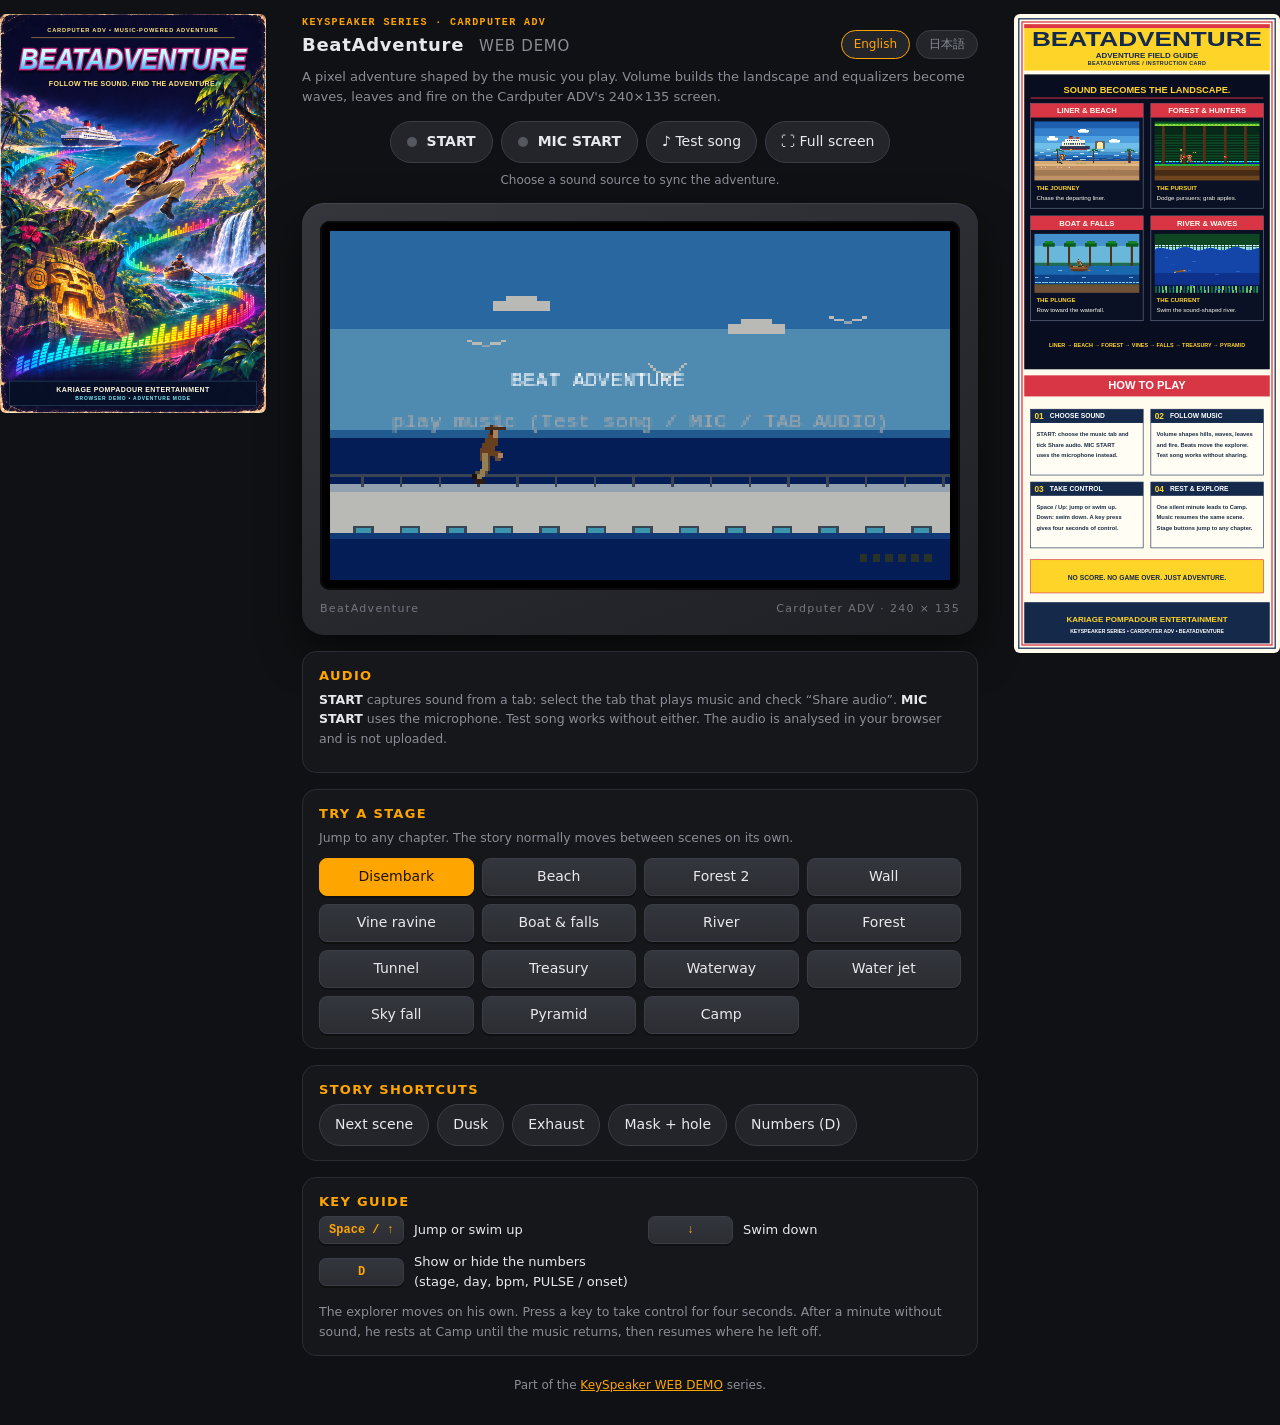
<file: web/index.html>
<!doctype html>
<!-- Copyright (c) 2026 Kariage POMPADOUR Entertainment Corporation. MIT License. -->
<html lang="en" data-lang="en">
<head>
  <meta charset="utf-8">
  <meta name="viewport" content="width=device-width, initial-scale=1, viewport-fit=cover">
  <meta name="theme-color" content="#101114">
  <meta name="description" content="BeatAdventure WEB DEMO: a music-powered pixel adventure on the 240×135 Cardputer ADV screen. 音に反応する冒険ゲームのブラウザデモ。">
  <link rel="icon" href="assets/icon.svg" type="image/svg+xml">
  <link rel="stylesheet" href="styles.css">
  <title>BeatAdventure WEB DEMO</title>
</head>
<body>
<aside class="poster-side" aria-label="BeatAdventure poster">
  <a class="gimg" lang="en" href="assets/poster-en.svg" target="_blank" rel="noopener"><img src="assets/poster-en.svg" width="1024" height="1536" alt="BeatAdventure adventure poster"></a>
  <a class="gimg" lang="ja" href="assets/poster-ja.svg" target="_blank" rel="noopener"><img src="assets/poster-ja.svg" width="1024" height="1536" alt="BeatAdventure イメージポスター"></a>
</aside>
<main class="page">
  <section class="poster-top" aria-label="BeatAdventure poster">
    <a class="gimg" lang="en" href="assets/poster-en.svg" target="_blank" rel="noopener"><img src="assets/poster-en.svg" width="1024" height="1536" alt="BeatAdventure adventure poster"></a>
    <a class="gimg" lang="ja" href="assets/poster-ja.svg" target="_blank" rel="noopener"><img src="assets/poster-ja.svg" width="1024" height="1536" alt="BeatAdventure イメージポスター"></a>
  </section>
  <header class="top">
    <div><p class="series">KEYSPEAKER SERIES · CARDPUTER ADV</p><h1>BeatAdventure <small>WEB DEMO</small></h1></div>
    <div class="langs" aria-label="Language"><button type="button" data-setlang="en">English</button><button type="button" data-setlang="ja">日本語</button></div>
  </header>
  <p class="lead"><span lang="en">A pixel adventure shaped by the music you play. Volume builds the landscape and equalizers become waves, leaves and fire on the Cardputer ADV's 240×135 screen.</span><span lang="ja">再生中の音楽が地形をつくるピクセル冒険活劇。音量の山やグライコが波、木の葉、炎に変わる Cardputer ADV の240×135画面をブラウザで楽しめます。</span></p>

  <div class="quick" aria-label="Audio and display controls">
    <button class="power" id="bShare" type="button" aria-pressed="false"><span class="power-light" aria-hidden="true"></span><b>START</b></button>
    <button class="power" id="bMic" type="button" aria-pressed="false"><span class="power-light" aria-hidden="true"></span><b>MIC START</b></button>
    <button class="btn" id="bTest" type="button" aria-pressed="false">♪ <span lang="en">Test song</span><span lang="ja">テスト曲</span></button>
    <button class="btn" id="bFull" type="button">⛶ <span lang="en">Full screen</span><span lang="ja">全画面</span></button>
    <p id="msg" role="status" aria-live="polite"><span lang="en">Choose a sound source to sync the adventure.</span><span lang="ja">音源を選ぶと冒険が音に反応します。</span></p>
  </div>

  <section class="device" id="gameView" aria-label="BeatAdventure screen">
    <div class="bezel"><canvas id="lcd" width="240" height="135" aria-label="Cardputer ADV adventure screen"></canvas></div>
    <div class="brand"><span>BeatAdventure</span><span>Cardputer ADV · 240 × 135</span></div>
  </section>

  <section class="control-panel" aria-labelledby="audio-heading">
    <h2 id="audio-heading">AUDIO</h2>
    <p><span lang="en"><b>START</b> captures sound from a tab: select the tab that plays music and check “Share audio”. <b>MIC START</b> uses the microphone. Test song works without either. The audio is analysed in your browser and is not uploaded.</span><span lang="ja"><b>START</b> で音楽を再生しているタブを選び、「音声を共有」にチェックしてください。<b>MIC START</b> はマイク、<b>テスト曲</b>は共有なしで試せます。音はブラウザ内で解析し、送信しません。</span></p>
    <div id="debugTools" hidden>
      <div class="panel-actions"><button class="btn" id="bDisconnect" type="button"><span lang="en">Disconnect audio</span><span lang="ja">音声の接続を解除</span></button><button class="btn" id="bStop" type="button" aria-pressed="false">Stop screen</button></div>
      <p class="hint"><span lang="en">Stop screen freezes the picture and story. Disconnect audio only releases the sound source.</span><span lang="ja">「画面を停止」は映像と物語を止めます。「音声の接続を解除」は音源だけを切り離します。</span></p>
      <p id="dbg" class="debug">no sound yet</p>
    </div>
  </section>

  <section class="control-panel" aria-labelledby="stages-heading">
    <h2 id="stages-heading"><span lang="en">TRY A STAGE</span><span lang="ja">ステージを試す</span></h2>
    <p><span lang="en">Jump to any chapter. The story normally moves between scenes on its own.</span><span lang="ja">どの章からでも試せます。通常の冒険では物語に沿って自動で次のシーンへ進みます。</span></p>
    <div class="stage-grid">
      <button id="bClimb" type="button"><span lang="en">Disembark</span><span lang="ja">客船から下船</span></button>
      <button id="bBeach" type="button"><span lang="en">Beach</span><span lang="ja">浜辺</span></button>
      <button id="bForest2" type="button"><span lang="en">Forest 2</span><span lang="ja">起伏のある森</span></button>
      <button id="bWall" type="button"><span lang="en">Wall</span><span lang="ja">崩れた崖</span></button>
      <button id="bVines" type="button"><span lang="en">Vine ravine</span><span lang="ja">ツタの峡谷</span></button>
      <button id="bBoatfall" type="button"><span lang="en">Boat &amp; falls</span><span lang="ja">小舟と滝</span></button>
      <button id="bRiver" type="button"><span lang="en">River</span><span lang="ja">川</span></button>
      <button id="bForest" type="button"><span lang="en">Forest</span><span lang="ja">森</span></button>
      <button id="bTunnel" type="button"><span lang="en">Tunnel</span><span lang="ja">トンネル</span></button>
      <button id="bCav" type="button"><span lang="en">Treasury</span><span lang="ja">宝倉庫</span></button>
      <button id="bWaterway" type="button"><span lang="en">Waterway</span><span lang="ja">地下水路</span></button>
      <button id="bFountain" type="button"><span lang="en">Water jet</span><span lang="ja">噴き上げる水</span></button>
      <button id="bSkyfall" type="button"><span lang="en">Sky fall</span><span lang="ja">空から落下</span></button>
      <button id="bPyramid" type="button"><span lang="en">Pyramid</span><span lang="ja">ピラミッド</span></button>
      <button id="bCamp" type="button"><span lang="en">Camp</span><span lang="ja">キャンプ</span></button>
    </div>
  </section>

  <section class="control-panel" aria-labelledby="shortcuts-heading">
    <h2 id="shortcuts-heading"><span lang="en">STORY SHORTCUTS</span><span lang="ja">物語のショートカット</span></h2>
    <div class="panel-actions"><button class="btn" id="bScene" type="button"><span lang="en">Next scene</span><span lang="ja">次のシーン</span></button><button class="btn" id="bDusk" type="button"><span lang="en">Dusk</span><span lang="ja">夕暮れ</span></button><button class="btn" id="bCol" type="button"><span lang="en">Exhaust</span><span lang="ja">力尽きる</span></button><button class="btn" id="bHole" type="button"><span lang="en">Mask + hole</span><span lang="ja">仮面と穴</span></button><button class="btn" id="bDiag" type="button" aria-pressed="false"><span lang="en">Numbers (D)</span><span lang="ja">数値表示 (D)</span></button></div>
  </section>

  <section class="control-panel" aria-labelledby="guide-heading">
    <h2 id="guide-heading"><span lang="en">KEY GUIDE</span><span lang="ja">操作ガイド</span></h2>
    <div class="key-grid"><div><kbd>Space / ↑</kbd><span lang="en">Jump or swim up</span><span lang="ja">ジャンプ・上へ泳ぐ</span></div><div><kbd>↓</kbd><span lang="en">Swim down</span><span lang="ja">下へ泳ぐ</span></div><div><kbd>D</kbd><span lang="en">Show or hide the numbers (stage, day, bpm, PULSE / onset)</span><span lang="ja">数値表示の切り替え（場面・日数・bpm・PULSE / onset）</span></div></div>
    <p class="hint"><span lang="en">The explorer moves on his own. Press a key to take control for four seconds. After a minute without sound, he rests at Camp until the music returns, then resumes where he left off.</span><span lang="ja">主人公は自動で進みます。キーを押すと4秒間操作できます。音が1分以上止まるとキャンプで休み、音楽が戻れば元の場所から再開します。</span></p>
  </section>
  <section class="control-panel guide-bottom" aria-label="Adventure instruction card">
    <h2><span lang="en">ADVENTURE FIELD GUIDE</span><span lang="ja">冒険のインストラクションカード</span></h2>
    <p><span lang="en">The journey, sound controls and keys at a glance. Tap the card to open it full size.</span><span lang="ja">旅の場面と音源・キー操作を一枚にまとめました。押すと大きく見られます。</span></p>
    <a class="gimg" lang="en" href="assets/field-guide-en.svg" target="_blank" rel="noopener"><img src="assets/field-guide-en.svg" width="832" height="2000" alt="BeatAdventure adventure instruction card" loading="lazy"></a>
    <a class="gimg" lang="ja" href="assets/field-guide-ja.svg" target="_blank" rel="noopener"><img src="assets/field-guide-ja.svg" width="832" height="2000" alt="BeatAdventure 冒険のインストラクションカード" loading="lazy"></a>
  </section>
  <footer><span lang="en">Part of the <a href="https://github.com/kariagepompadour/KeySpeaker-WEB-DEMO" target="_blank" rel="noopener">KeySpeaker WEB DEMO</a> series.</span><span lang="ja"><a href="https://github.com/kariagepompadour/KeySpeaker-WEB-DEMO" target="_blank" rel="noopener">KeySpeaker WEB DEMO</a> と同じシリーズの作品です。</span></footer>
</main>
<aside class="side" aria-label="Adventure instruction card">
  <a class="gimg" lang="en" href="assets/field-guide-en.svg" target="_blank" rel="noopener"><img src="assets/field-guide-en.svg" width="832" height="2000" alt="BeatAdventure adventure instruction card"></a>
  <a class="gimg" lang="ja" href="assets/field-guide-ja.svg" target="_blank" rel="noopener"><img src="assets/field-guide-ja.svg" width="832" height="2000" alt="BeatAdventure 冒険のインストラクションカード"></a>
</aside>
<script src="ui.js"></script>
<script src="beat.js"></script>
<script src="game.js"></script>
</body>
</html>
</file>
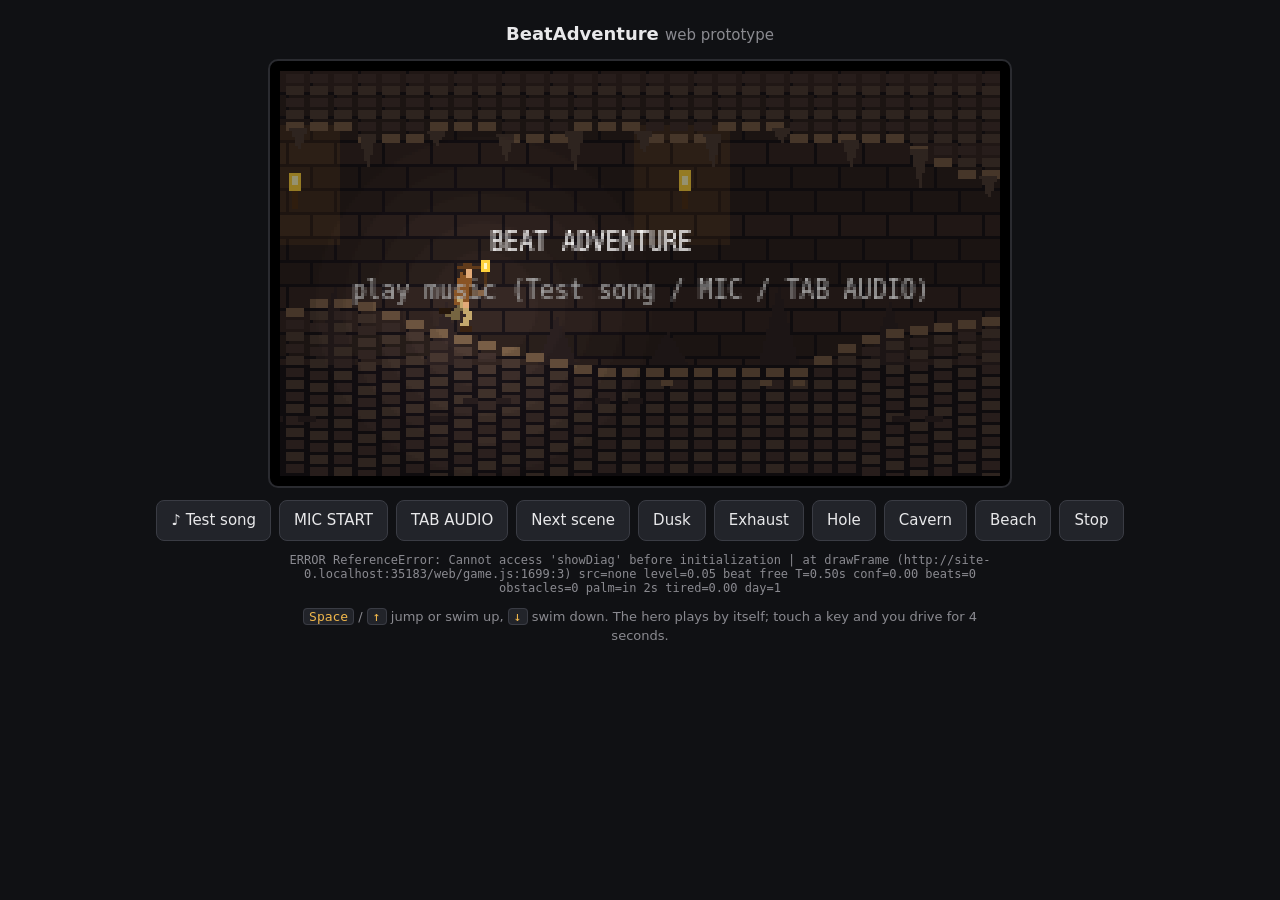
<file: web/preview.html>
<!doctype html>
<html lang="en">
<head>
<meta charset="utf-8">
<meta name="viewport" content="width=device-width, initial-scale=1">
<title>BeatAdventure prototype</title>
<style>
  :root { --bg:#101114; --fg:#e8e8ea; --dim:#8a8a90; --accent:#f2b84b; }
  * { box-sizing: border-box; }
  body { margin:0; background:var(--bg); color:var(--fg); font:15px/1.5 system-ui,sans-serif; display:flex; flex-direction:column; align-items:center; padding:16px; gap:12px; }
  h1 { font-size:18px; margin:4px 0 0; } h1 small { color:var(--dim); font-weight:normal; }
  .bezel { background:#000; padding:10px; border-radius:10px; border:2px solid #2a2b30; }
  canvas { display:block; width:min(92vw,720px); aspect-ratio:240/135; image-rendering:pixelated; }
  .row { display:flex; flex-wrap:wrap; gap:8px; justify-content:center; }
  button { background:#22242a; color:var(--fg); border:1px solid #3a3c44; border-radius:8px; padding:8px 14px; font:inherit; cursor:pointer; }
  button:hover { border-color:var(--accent); }
  p { max-width:720px; color:var(--dim); margin:0; text-align:center; font-size:13px; }
  #dbg { font:12px ui-monospace,Menlo,monospace; }
  kbd { background:#22242a; border:1px solid #3a3c44; border-radius:4px; padding:0 5px; color:var(--accent); }
</style>
</head>
<body>
<h1>BeatAdventure <small>web prototype</small></h1>
<div class="bezel"><canvas id="lcd" width="240" height="135"></canvas></div>
<div class="row">
  <button id="bTest">♪ Test song</button>
  <button id="bMic">MIC START</button>
  <button id="bShare">TAB AUDIO</button>
  <button id="bScene">Next scene</button>
  <button id="bDusk">Dusk</button>
  <button id="bCol">Exhaust</button>
  <button id="bHole">Hole</button>
  <button id="bCav">Cavern</button>
  <button id="bBeach">Beach</button>
  <button id="bStop">Stop</button>
</div>
<p id="dbg">no sound yet</p>
<p><kbd>Space</kbd> / <kbd>↑</kbd> jump or swim up, <kbd>↓</kbd> swim down. The hero plays by itself; touch a key and you drive for 4 seconds.</p>
<script src="beat.js"></script>
<script src="game.js"></script>
<script>
const previewScene = new URLSearchParams(location.search).get('scene');
function previewFrame() {
  S.scene = previewScene === 'river' ? 'river' : 'cave';
  S.under = previewScene === 'river';
  S.lab = previewScene === 'river' ? null : { depth: 0, stage: 0, kinds: ['down', 'up', 'gate'], wx: 560, pw: -100, mv: null, ld: 1, view: 'side' };
  S.obs = []; S.bubbles = []; S.drops = []; S.drips = []; S.splash = []; S.map = null; S.fade = 0;
  S.scroll = 0; S.cv = 55; S.laneY = 84; S.visualDark = 0;
  M.sounding = true; M.level = 0.8; M.eqH.fill(6); M.pk.fill(7);
  drawFrame(performance.now() / 1000);
  requestAnimationFrame(previewFrame);
}
requestAnimationFrame(previewFrame);
</script>
</body>
</html>
</file>
<file: web/styles.css>
/* Copyright (c) 2026 Kariage POMPADOUR Entertainment Corporation. MIT License. */
:root {
  color-scheme: dark;
  --page: #101114;
  --ink: #e8e8ec;
  --dim: #8a8d96;
  --amber: #ffa500;
  --line: #2a2c33;
  --body1: #34363c;
  --body2: #1f2024;
}
* { box-sizing: border-box; }
[hidden] { display: none !important; }
html, body { margin: 0; min-height: 100%; background: var(--page); color: var(--ink); }
body { font: 14px/1.55 -apple-system, "Hiragino Sans", "Yu Gothic", system-ui, sans-serif; }
button { font: inherit; touch-action: manipulation; cursor: pointer; }
button:focus-visible, a:focus-visible { outline: 2px solid var(--amber); outline-offset: 3px; }
a { color: var(--amber); }
.page { width: min(100%, 820px); margin: auto; padding: max(16px, env(safe-area-inset-top)) 12px max(30px, env(safe-area-inset-bottom)); }
.top { display: flex; justify-content: space-between; align-items: end; gap: 12px; }
.series { margin: 0 0 2px; color: var(--amber); font: 700 10px/1.3 ui-monospace, Menlo, monospace; letter-spacing: .14em; }
h1 { margin: 0; font-size: 18px; letter-spacing: .04em; }
h1 small { color: var(--dim); font-weight: 400; margin-left: 8px; }
.langs { display: flex; gap: 6px; flex: none; }
.langs button { padding: 4px 12px; border-radius: 999px; border: 1px solid #3a3d46; background: #23252b; color: var(--dim); font-size: 12px; }
.langs button.act { color: var(--amber); border-color: var(--amber); }
html[data-lang="ja"] [lang="en"], html[data-lang="en"] [lang="ja"] { display: none; }
.lead { max-width: 690px; margin: 8px 0 14px; color: var(--dim); font-size: 13px; }

.quick { display: flex; flex-wrap: wrap; gap: 8px; justify-content: center; align-items: center; margin-bottom: 12px; }
.power, .btn { min-height: 42px; border: 1px solid #3a3d46; background: #23252b; color: var(--ink); }
.power { display: inline-flex; align-items: center; gap: 10px; padding: 9px 16px; border-radius: 999px; }
.power-light { width: 10px; height: 10px; border-radius: 50%; background: #55585f; }
.power[aria-pressed="true"] { border-color: var(--amber); }
.power[aria-pressed="true"] .power-light { background: #28eb5a; box-shadow: 0 0 8px #28eb5a; }
.btn { padding: 8px 15px; border-radius: 999px; }
.btn:hover, .power:hover, .stage-grid button:hover { background: #2c2f37; border-color: var(--amber); }
.btn[aria-pressed="true"] { color: var(--amber); border-color: var(--amber); }
#msg { flex-basis: 100%; min-height: 20px; margin: 0; color: var(--dim); text-align: center; font-size: 12px; }

.device { background: linear-gradient(160deg, var(--body1), var(--body2)); border-radius: 22px; padding: 18px;
  box-shadow: 0 18px 40px rgba(0,0,0,.55), inset 0 1px 0 rgba(255,255,255,.08); }
.bezel { background: #000; border-radius: 10px; padding: 10px; box-shadow: inset 0 0 0 2px #0a0a0c, inset 0 2px 8px rgba(0,0,0,.9); }
#lcd { display: block; width: 100%; aspect-ratio: 240 / 135; image-rendering: pixelated; image-rendering: crisp-edges; background: #000; }
.brand { display: flex; justify-content: space-between; gap: 8px; margin-top: 10px; color: #747780; font-size: 11px; letter-spacing: .12em; }
.device:fullscreen { display: flex; align-items: center; justify-content: center; width: 100vw; height: 100vh; padding: 0; border-radius: 0; background: #000; }
.device:fullscreen .bezel { width: min(100vw, 177.78vh); padding: 0; border-radius: 0; box-shadow: none; }
.device:fullscreen .brand { display: none; }

.control-panel { margin-top: 16px; padding: 14px 16px; border: 1px solid var(--line); border-radius: 14px; background: #16171b; }
.control-panel h2 { margin: 0 0 4px; color: var(--amber); font-size: 13px; letter-spacing: .1em; }
.control-panel p { margin: 0 0 10px; color: var(--dim); font-size: 12.5px; }
.control-panel p b { color: var(--ink); font-weight: 600; }
.control-panel .hint { margin: 10px 0 0; }
.panel-actions { display: flex; flex-wrap: wrap; gap: 8px; }
.debug { overflow-wrap: anywhere; font: 11px/1.5 ui-monospace, Menlo, monospace !important; }
.stage-grid { display: grid; grid-template-columns: repeat(auto-fit, minmax(135px, 1fr)); gap: 8px; }
.stage-grid button { min-height: 38px; padding: 7px 10px; border-radius: 8px; border: 1px solid #3a3d46; background: linear-gradient(#34363d, #2b2d33); box-shadow: 0 2px 0 #0e0f11; color: var(--ink); text-align: center; }
.stage-grid button.active { color: #201400; background: var(--amber); border-color: var(--amber); }
.key-grid { display: grid; grid-template-columns: repeat(auto-fit, minmax(210px, 1fr)); gap: 8px 16px; }
.key-grid > div { display: flex; align-items: center; gap: 10px; font-size: 13px; }
kbd { display: inline-block; min-width: 85px; padding: 7px 9px; border: 1px solid #3a3d46; border-radius: 7px; background: linear-gradient(#34363d, #2b2d33); box-shadow: 0 2px 0 #0e0f11; color: var(--amber); font: 700 12px/1 ui-monospace, Menlo, monospace; text-align: center; }
footer { padding: 20px 2px 0; color: var(--dim); font-size: 12px; text-align: center; }
.poster-side, .side { display: none; }
.poster-top { margin-bottom: 14px; }
.poster-top .gimg { max-width: 380px; }
.gimg { display: block; width: 100%; max-width: 520px; margin: 0 auto; }
.gimg img { display: block; width: 100%; height: auto; border-radius: 6px; }
.guide-bottom .gimg { max-width: 450px; }
@media (min-width: 1200px) {
  body { display: grid; grid-template-columns: minmax(220px, 400px) minmax(0, 820px); column-gap: 24px; justify-content: center; align-items: start; }
  .poster-side { display: block; padding: 14px 0; position: sticky; top: 0; max-height: 100svh; overflow-y: auto; scrollbar-width: none; }
  .poster-side .gimg, .side .gimg { margin: 0; }
  .poster-top { display: none; }
}
@media (min-width: 1280px) {
  /* Three columns: poster | game | instruction card. The centre column gives up width first (700-820px) so that the
     side images stay readable at 1280px (about 266px each) instead of shrinking to about 206px. */
  body { max-width: 1668px; margin-inline: auto; grid-template-columns: minmax(190px, 1fr) clamp(700px, calc(100vw - 580px), 820px) minmax(190px, 1fr); }
  .side { display: block; padding: 14px 0; position: sticky; top: 0; max-height: 100svh; overflow-y: auto; overscroll-behavior: contain; scrollbar-width: thin; }
  .guide-bottom { display: none; }
}
@media (max-width: 520px) {
  .top { align-items: start; flex-direction: column; }
  .device { padding: 12px; border-radius: 16px; }
  .quick { justify-content: start; }
  .stage-grid { grid-template-columns: repeat(2, minmax(0, 1fr)); }
  .brand { font-size: 9px; }
}
</file>
